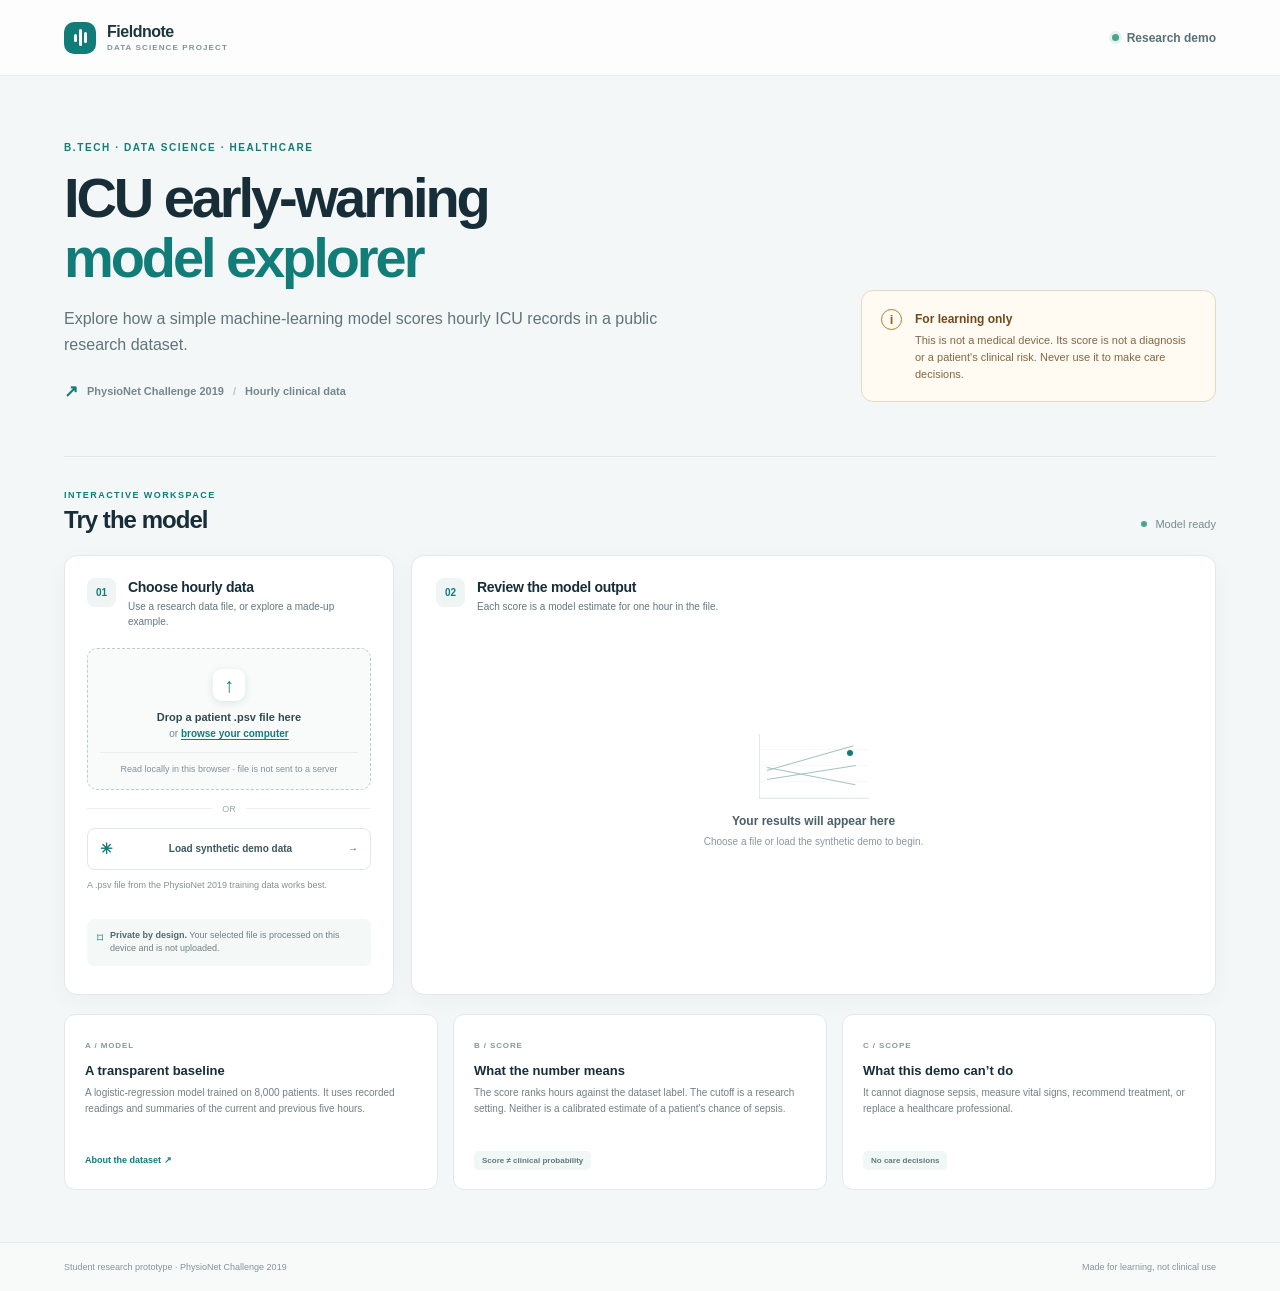
<file: index.html>
<!doctype html>
<html lang="en">
<head>
  <meta charset="utf-8">
  <meta name="viewport" content="width=device-width, initial-scale=1">
  <meta name="theme-color" content="#f5f7f8">
  <meta name="description" content="An educational, browser-only demonstration of a sepsis early-warning research model.">
  <title>ICU Early-Warning Model | Student Demo</title>
  <link rel="stylesheet" href="style.css?v=2">
  <script src="app.js?v=2" defer></script>
</head>
<body>
  <header class="topbar">
    <a class="brand" href="#top" aria-label="Project home">
      <span class="brand-mark" aria-hidden="true"><span></span><span></span><span></span></span>
      <span>Fieldnote <small>DATA SCIENCE PROJECT</small></span>
    </a>
    <span class="top-label"><span class="status-dot"></span> Research demo</span>
  </header>

  <main id="top">
    <section class="hero">
      <div class="hero-copy">
        <p class="eyebrow">B.TECH · DATA SCIENCE · HEALTHCARE</p>
        <h1>ICU early-warning<br><span>model explorer</span></h1>
        <p class="intro">Explore how a simple machine-learning model scores hourly ICU records in a public research dataset.</p>
        <div class="hero-meta"><span class="meta-icon">↗</span> PhysioNet Challenge 2019 <span class="meta-sep">/</span> Hourly clinical data</div>
      </div>
      <aside class="safety-card" aria-label="Important educational notice">
        <span class="safety-icon" aria-hidden="true">i</span>
        <div><strong>For learning only</strong><p>This is not a medical device. Its score is not a diagnosis or a patient's clinical risk. Never use it to make care decisions.</p></div>
      </aside>
    </section>

    <section class="workspace" aria-labelledby="workspace-title">
      <div class="section-heading">
        <div><p class="eyebrow">INTERACTIVE WORKSPACE</p><h2 id="workspace-title">Try the model</h2></div>
        <span id="model-status" class="model-status"><span class="status-dot"></span> Loading model…</span>
      </div>

      <div class="workspace-grid">
        <section class="input-panel panel" aria-labelledby="input-title">
          <div class="panel-title"><span class="step-number">01</span><div><h3 id="input-title">Choose hourly data</h3><p>Use a research data file, or explore a made-up example.</p></div></div>
          <label class="drop-zone" id="drop-zone" for="file-input">
            <span class="upload-icon" aria-hidden="true">↑</span>
            <span class="drop-title">Drop a patient .psv file here</span>
            <span class="drop-subtitle">or <span class="browse-link">browse your computer</span></span>
            <span class="file-note">Read locally in this browser · file is not sent to a server</span>
          </label>
          <input id="file-input" type="file" accept=".psv,text/plain" hidden>
          <div class="or-divider"><span>OR</span></div>
          <button id="demo-button" class="demo-button" type="button"><span class="sparkle" aria-hidden="true">✳</span> Load synthetic demo data <span aria-hidden="true">→</span></button>
          <p id="input-message" class="input-message" aria-live="polite">A .psv file from the PhysioNet 2019 training data works best.</p>
          <div class="privacy-note"><span aria-hidden="true">⌑</span><span><strong>Private by design.</strong> Your selected file is processed on this device and is not uploaded.</span></div>
        </section>

        <section class="results-panel panel" aria-labelledby="results-title">
          <div class="panel-title"><span class="step-number">02</span><div><h3 id="results-title">Review the model output</h3><p>Each score is a model estimate for one hour in the file.</p></div></div>
          <div id="empty-state" class="empty-state">
            <div class="empty-illustration" aria-hidden="true"><span class="empty-line line-one"></span><span class="empty-line line-two"></span><span class="empty-line line-three"></span><span class="empty-point"></span></div>
            <strong>Your results will appear here</strong>
            <span>Choose a file or load the synthetic demo to begin.</span>
          </div>
          <div id="result-content" class="result-content" hidden>
            <div class="summary-row">
              <div class="summary-main"><span class="result-label">HIGHEST HOURLY MODEL SCORE</span><strong id="highest-score">—</strong><span id="score-description" class="score-description">—</span></div>
              <div class="threshold-box"><span>PROJECT CUTOFF</span><strong id="threshold-value">—</strong><small>selected on validation data</small></div>
            </div>
            <div class="mini-stats"><div><span>Hourly rows</span><strong id="hour-count">—</strong></div><div><span>Rows above cutoff</span><strong id="alert-count">—</strong></div><div><span>Patient file</span><strong id="patient-name">—</strong></div></div>
            <figure class="chart-card">
              <div class="chart-heading"><div><h4>Scores across the file</h4><p>One point for each hour in sequence</p></div><div class="chart-legend"><span><i class="legend-score"></i>Model score</span><span><i class="legend-cutoff"></i>Project cutoff</span></div></div>
              <svg id="score-chart" class="score-chart" viewBox="0 0 760 220" role="img" aria-labelledby="score-chart-title score-chart-desc">
                <title id="score-chart-title">Hourly model scores</title>
                <desc id="score-chart-desc">The chart will show each hourly model score and the project cutoff.</desc>
              </svg>
              <p id="chart-description" class="chart-description" aria-live="polite"></p>
            </figure>
            <p id="result-summary" class="result-summary" aria-live="polite"></p>
            <div class="table-heading"><div><h4>Recent hourly scores</h4><span id="table-caption">—</span></div><span class="dataset-tag">DATASET LABEL IS RETROSPECTIVE</span></div>
            <div class="table-wrap">
              <table>
                <thead><tr><th>Hour</th><th>Model score</th><th>Compared with cutoff</th><th>Reference label</th></tr></thead>
                <tbody id="score-rows"></tbody>
              </table>
            </div>
          </div>
        </section>
      </div>
    </section>

    <section class="about-grid" aria-label="About the model and the scores">
      <article class="about-card"><span class="about-index">A / MODEL</span><h3>A transparent baseline</h3><p>A logistic-regression model trained on 8,000 patients. It uses recorded readings and summaries of the current and previous five hours.</p><a href="https://physionet.org/content/challenge-2019/1.0.0/" target="_blank" rel="noreferrer">About the dataset <span aria-hidden="true">↗</span></a></article>
      <article class="about-card"><span class="about-index">B / SCORE</span><h3>What the number means</h3><p>The score ranks hours against the dataset label. The cutoff is a research setting. Neither is a calibrated estimate of a patient's chance of sepsis.</p><span class="plain-note">Score ≠ clinical probability</span></article>
      <article class="about-card"><span class="about-index">C / SCOPE</span><h3>What this demo can’t do</h3><p>It cannot diagnose sepsis, measure vital signs, recommend treatment, or replace a healthcare professional.</p><span class="plain-note">No care decisions</span></article>
    </section>
  </main>

  <footer><span>Student research prototype · PhysioNet Challenge 2019</span><span>Made for learning, not clinical use</span></footer>
</body>
</html>
</file>
<file: style.css>
:root {
  color-scheme: light;
  --ink: #172d37;
  --muted: #64777e;
  --soft: #829198;
  --teal: #127d78;
  --teal-dark: #0e625e;
  --teal-pale: #e9f6f3;
  --line: #e3e9e9;
  --surface: #ffffff;
  --canvas: #f4f7f7;
  --amber: #9b6121;
  font-family: "DM Sans", "Segoe UI", sans-serif;
}

* { box-sizing: border-box; }
body { margin: 0; background: var(--canvas); color: var(--ink); }
button, input { font: inherit; }
a { color: inherit; }
.topbar { height: 76px; padding: 0 max(5vw, calc((100vw - 1240px) / 2)); display: flex; align-items: center; justify-content: space-between; border-bottom: 1px solid #e8eeee; background: rgba(255,255,255,.8); }
.brand { display: inline-flex; gap: 11px; align-items: center; text-decoration: none; color: #1c383f; font-weight: 800; letter-spacing: -.03em; font-family: Manrope, sans-serif; font-size: 16px; }
.brand small { display: block; margin-top: 2px; font-family: "DM Sans",sans-serif; color: #829398; font-size: 8px; letter-spacing: .14em; font-weight: 700; }
.brand-mark { display: flex; gap: 2px; align-items: center; justify-content: center; height: 32px; width: 32px; background: var(--teal); border-radius: 10px; }
.brand-mark span { display: block; width: 3px; border-radius: 2px; background: white; }
.brand-mark span:nth-child(1) { height: 8px; }.brand-mark span:nth-child(2) { height: 17px; }.brand-mark span:nth-child(3) { height: 11px; }
.top-label { font-size: 12px; font-weight: 600; color: #587078; display: inline-flex; align-items: center; gap: 8px; }
.status-dot { height: 7px; width: 7px; border-radius: 50%; background: #4ca48c; box-shadow: 0 0 0 3px #e4f2ed; }
main { width: min(1240px, 90vw); margin: 0 auto; }
.hero { padding: 66px 0 54px; display: grid; grid-template-columns: 1fr 355px; align-items: end; gap: 70px; }
.eyebrow { font-size: 10px; letter-spacing: .16em; font-weight: 700; color: var(--teal); margin: 0 0 15px; }
h1, h2, h3, h4, p { margin-top: 0; }
h1 { font: 800 clamp(37px, 5vw, 56px)/1.08 Manrope, sans-serif; letter-spacing: -.055em; margin-bottom: 17px; }
h1 span { color: var(--teal); }
.intro { max-width: 600px; color: #61747b; font-size: 16px; line-height: 1.65; margin-bottom: 22px; }
.hero-meta { color: #75878d; font-size: 11px; font-weight: 600; display: flex; align-items: center; gap: 9px; }
.meta-icon { color: var(--teal); font-size: 17px; }.meta-sep { color: #bbc6c7; }
.safety-card { display: flex; gap: 13px; padding: 18px 19px; border: 1px solid #e7d9c5; border-radius: 12px; background: #fffaf2; }
.safety-icon { flex: 0 0 21px; width: 21px; height: 21px; border: 1.5px solid #b77a31; border-radius: 50%; color: #9b6121; font-weight: 700; font-size: 13px; line-height: 19px; text-align: center; }
.safety-card strong { font-size: 12px; color: #71491c; }.safety-card p { color: #806844; font-size: 11px; line-height: 1.55; margin: 5px 0 0; }
.workspace { border-top: 1px solid #e1e8e8; padding-top: 33px; }
.section-heading { display: flex; justify-content: space-between; align-items: end; margin-bottom: 21px; }
.section-heading .eyebrow { margin-bottom: 6px; font-size: 9px; }
h2 { font: 700 24px Manrope,sans-serif; letter-spacing: -.04em; margin-bottom: 0; }
.model-status { color: #788a8f; font-size: 11px; display: inline-flex; align-items: center; gap: 8px; padding-bottom: 4px; }
.model-status .status-dot { width: 6px; height: 6px; box-shadow: none; background: #c89357; }.model-status.ready .status-dot { background: #4ca48c; }.model-status.error .status-dot { background: #c55c50; }
.workspace-grid { display: grid; grid-template-columns: 330px minmax(0,1fr); gap: 17px; align-items: stretch; }
.panel { background: var(--surface); border: 1px solid var(--line); border-radius: 13px; box-shadow: 0 6px 22px rgba(28,55,61,.035); }
.input-panel { padding: 22px; }
.results-panel { padding: 22px 24px; min-height: 440px; }
.panel-title { display: flex; gap: 12px; align-items: flex-start; margin-bottom: 19px; }
.step-number { display: flex; align-items: center; justify-content: center; width: 29px; height: 29px; flex: 0 0 29px; background: #eef5f4; border-radius: 8px; color: var(--teal); font-size: 10px; font-weight: 700; }
.panel-title h3 { font: 700 14px Manrope,sans-serif; letter-spacing: -.02em; margin: 1px 0 4px; }
.panel-title p { color: var(--muted); font-size: 10px; line-height: 1.5; margin: 0; }
.drop-zone { display: flex; flex-direction: column; align-items: center; text-align: center; border: 1px dashed #b9cecc; background: #f8fbfa; border-radius: 10px; padding: 20px 12px 15px; cursor: pointer; transition: .18s ease; }
.drop-zone:hover, .drop-zone.dragging { border-color: var(--teal); background: #eff9f6; }
.upload-icon { display: grid; place-items: center; width: 32px; height: 32px; border-radius: 9px; background: white; color: var(--teal); box-shadow: 0 2px 8px #dbe7e5; font-size: 20px; line-height: 1; margin-bottom: 10px; }
.drop-title { color: #304951; font-size: 11px; font-weight: 700; }.drop-subtitle { margin-top: 5px; font-size: 10px; color: #77898e; }.browse-link { color: var(--teal); font-weight: 700; text-decoration: underline; text-underline-offset: 2px; }
.file-note { margin-top: 13px; padding-top: 11px; border-top: 1px solid #e7eeed; width: 100%; color: #829297; font-size: 9px; }
.or-divider { display: flex; align-items: center; gap: 10px; color: #9aa8ab; font-size: 9px; margin: 14px 0; }.or-divider::before,.or-divider::after { content: ""; height: 1px; flex: 1; background: #edf0f0; }
.demo-button { width: 100%; display: flex; align-items: center; justify-content: space-between; gap: 7px; padding: 11px 12px; border: 1px solid #dfe9e7; border-radius: 8px; background: white; color: #3d585e; cursor: pointer; font-size: 10px; font-weight: 700; transition: .15s ease; }.demo-button:hover { border-color: #95bfba; background: #f5fbf9; }.sparkle { color: var(--teal); font-size: 15px; }
.input-message { min-height: 28px; margin: 9px 0 12px; color: #839197; font-size: 9px; line-height: 1.5; }
.privacy-note { display: flex; align-items: flex-start; gap: 7px; padding: 10px; background: #f4f8f7; border-radius: 7px; color: #718186; font-size: 9px; line-height: 1.5; }.privacy-note > span:first-child { color: var(--teal); font-size: 12px; }.privacy-note strong { color: #506b6a; }
.empty-state { display: flex; min-height: 315px; flex-direction: column; align-items: center; justify-content: center; text-align: center; color: #89979c; gap: 8px; }.empty-state strong { color: #496066; font-size: 12px; }.empty-state > span { font-size: 10px; }
.empty-state[hidden], .result-content[hidden] { display: none !important; }
.empty-illustration { width: 110px; height: 65px; position: relative; margin-bottom: 7px; border-left: 1px solid #e2eae9; border-bottom: 1px solid #e2eae9; background: repeating-linear-gradient(to bottom,transparent 0,transparent 15px,#f0f4f3 16px); }
.empty-line { position: absolute; bottom: 10px; left: 7px; width: 90px; height: 1px; background: #a4c4c0; transform-origin: left; }.line-one { transform: rotate(-9deg); bottom: 18px; }.line-two { transform: rotate(11deg); bottom: 30px; }.line-three { transform: rotate(-16deg); bottom: 27px; }.empty-point { position: absolute; bottom: 42px; right: 16px; height: 6px; width: 6px; border-radius: 50%; background: var(--teal); }
.result-content { padding-top: 3px; }.summary-row { display: flex; justify-content: space-between; align-items: center; gap: 20px; padding: 2px 0 17px; }.summary-main { display: flex; flex-direction: column; gap: 5px; }.result-label,.threshold-box>span { color: #8a989c; font-size: 8px; font-weight: 700; letter-spacing: .1em; }.summary-main>strong { font: 700 33px Manrope,sans-serif; letter-spacing: -.05em; color: #1a4950; }.score-description { color: #829095; font-size: 10px; }
.threshold-box { display: flex; flex-direction: column; align-items: flex-end; gap: 4px; padding: 10px 13px; background: #f5f8f7; border: 1px solid #edf1f0; border-radius: 8px; }.threshold-box strong { font: 700 17px Manrope,sans-serif; color: #2f5558; }.threshold-box small { color: #8c999c; font-size: 8px; }
.mini-stats { display: grid; grid-template-columns: repeat(3,1fr); border-top: 1px solid #edf0f0; border-bottom: 1px solid #edf0f0; padding: 13px 0; }.mini-stats>div { display: flex; flex-direction: column; gap: 5px; padding-left: 14px; border-left: 1px solid #edf0f0; }.mini-stats>div:first-child { padding-left: 0; border: 0; }.mini-stats span { color: #849196; font-size: 9px; }.mini-stats strong { color: #365158; font: 700 14px Manrope,sans-serif; overflow-wrap: anywhere; }.mini-stats>div:last-child strong { font: 600 10px "DM Sans",sans-serif; }
.chart-card { margin: 15px 0 0; padding: 14px 12px 8px; border: 1px solid #edf0f0; border-radius: 8px; background: #fff; }.chart-heading { display: flex; align-items: flex-start; justify-content: space-between; gap: 12px; }.chart-heading h4 { margin: 0 0 3px; font: 700 11px Manrope,sans-serif; }.chart-heading p { margin: 0; color: #92a0a3; font-size: 8px; }.chart-legend { display: flex; gap: 12px; color: #7b8b90; font-size: 8px; }.chart-legend span { display: inline-flex; align-items: center; gap: 5px; white-space: nowrap; }.chart-legend i { display: inline-block; width: 12px; height: 2px; background: var(--teal); }.chart-legend .legend-cutoff { background: repeating-linear-gradient(to right,#c2843e 0 4px,transparent 4px 7px); }.score-chart { display: block; width: 100%; height: auto; margin-top: 8px; overflow: visible; }.chart-description { margin: 3px 0 0; color: #819094; font-size: 8px; }
.result-summary { margin: 11px 0 0; padding: 10px 11px; border-radius: 7px; background: #f5f8f7; color: #62777c; font-size: 9px; line-height: 1.6; }
.table-heading { display: flex; justify-content: space-between; align-items: end; gap: 12px; padding: 16px 0 9px; }.table-heading h4 { font: 700 11px Manrope,sans-serif; margin: 0 0 3px; }.table-heading>div>span { font-size: 8px; color: #92a0a3; }.dataset-tag { color: #7a8e8e; letter-spacing: .07em; font-weight: 700; font-size: 7px; text-align: right; }
.table-wrap { overflow: auto; max-height: 205px; border: 1px solid #edf0f0; border-radius: 7px; }table { border-collapse: collapse; width: 100%; font-size: 9px; text-align: left; }thead { position: sticky; top: 0; background: #f7f9f9; z-index: 1; }th { padding: 9px 10px; color: #7d8d91; font-size: 8px; font-weight: 700; white-space: nowrap; }td { padding: 8px 10px; border-top: 1px solid #f0f3f3; color: #53686e; white-space: nowrap; }td:nth-child(2) { font-weight: 700; color: #315a5e; }.table-badge { display: inline-flex; border-radius: 20px; padding: 4px 7px; font-size: 8px; background: #edf5f2; color: #5b7872; }.table-badge.above { background: #fff2df; color: #966126; }.label-positive { color: #9d5d38; font-weight: 700; }
.about-grid { display: grid; grid-template-columns: repeat(3,1fr); gap: 15px; padding: 19px 0 52px; }.about-card { padding: 19px 20px; background: #fff; border: 1px solid var(--line); border-radius: 11px; }.about-index { color: #87989b; font-size: 8px; letter-spacing: .11em; font-weight: 700; }.about-card h3 { margin: 11px 0 7px; font: 700 13px Manrope,sans-serif; }.about-card p { min-height: 52px; margin: 0 0 12px; font-size: 10px; line-height: 1.65; color: #708187; }.about-card a { font-size: 9px; color: var(--teal); text-decoration: none; font-weight: 700; }.about-card a:hover { text-decoration: underline; }.plain-note { display: inline-block; color: #607a79; background: #f1f7f5; padding: 5px 8px; border-radius: 5px; font-size: 8px; font-weight: 700; }
footer { display: flex; justify-content: space-between; gap: 14px; border-top: 1px solid #e2e9e8; padding: 19px max(5vw, calc((100vw - 1240px) / 2)); color: #859499; background: #f8fafa; font-size: 9px; }
@media (max-width: 840px) { .hero { grid-template-columns: 1fr 300px; gap: 24px; }.workspace-grid { grid-template-columns: 285px minmax(0,1fr); }.input-panel { padding: 17px; }.results-panel { padding: 17px; } }
@media (max-width: 680px) { .topbar { height: 64px; padding: 0 5vw; }.hero { grid-template-columns: 1fr; padding: 46px 0 34px; gap: 22px; }.safety-card { max-width: 440px; }.workspace-grid { grid-template-columns: 1fr; }.results-panel { min-height: 370px; }.empty-state { min-height: 235px; }.about-grid { grid-template-columns: 1fr; padding-bottom: 35px; }.about-card p { min-height: 0; }footer { padding: 16px 5vw; flex-direction: column; gap: 7px; } }
@media (max-width: 420px) { main { width: 92vw; }.top-label { font-size: 10px; }.table-heading { align-items: flex-start; flex-direction: column; }.dataset-tag { text-align: left; }.summary-row { align-items: flex-start; }.threshold-box { padding: 9px; }.mini-stats>div { padding-left: 8px; }.mini-stats span { font-size: 8px; } }
</file>
